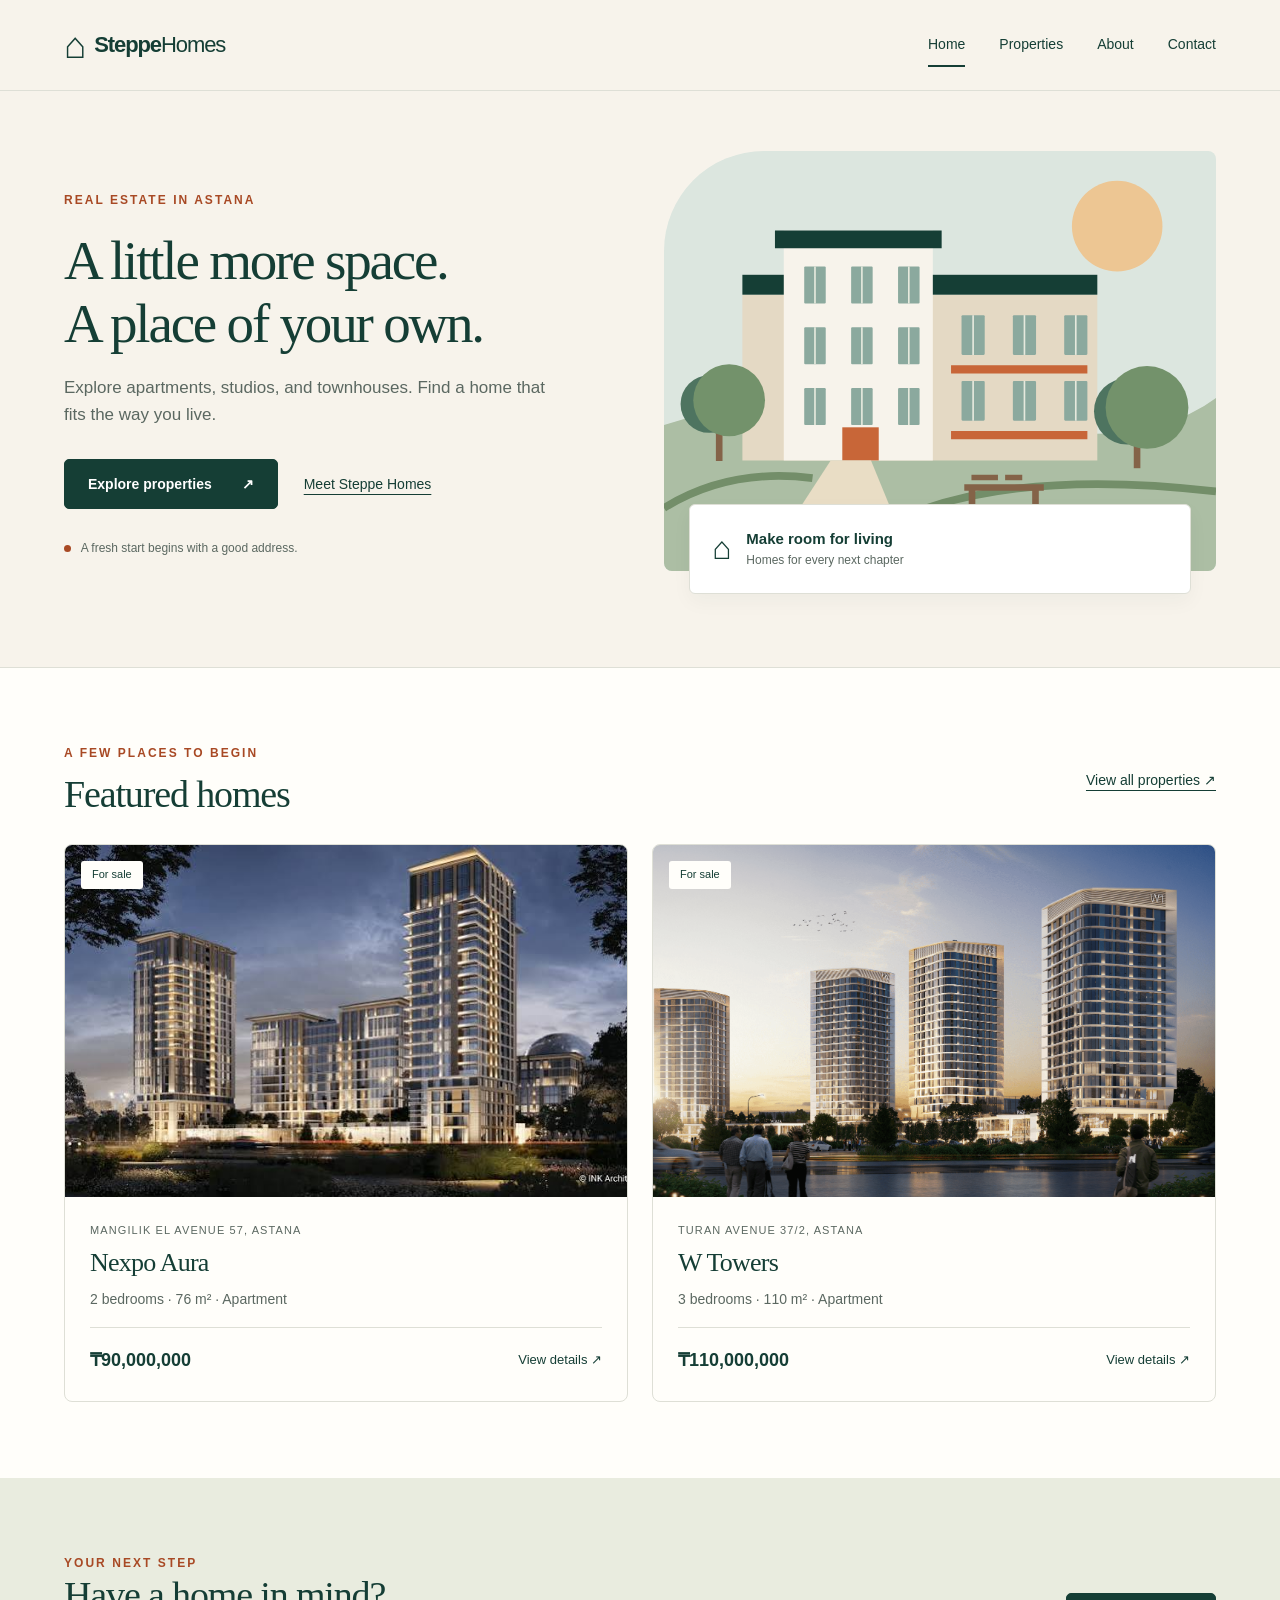
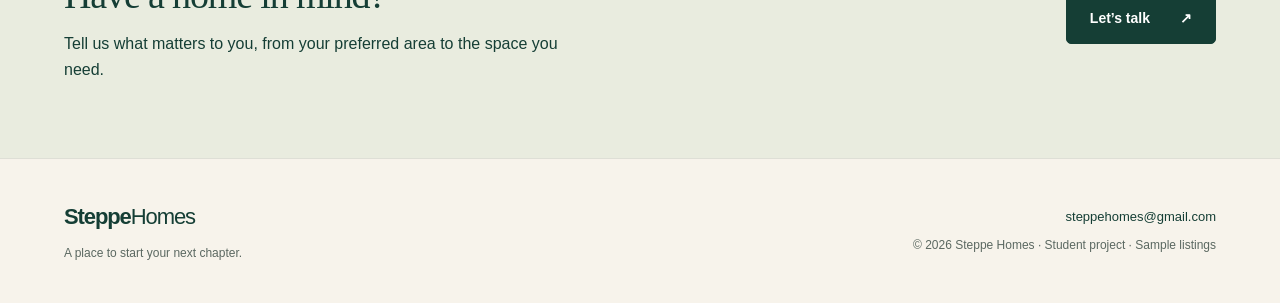
<file: SteppeHomes/index.html>
<!DOCTYPE html>
<html lang="en">
  <head>
    <meta charset="UTF-8">
    <meta name="viewport" content="width=device-width, initial-scale=1.0">
    <meta name="description" content="Explore sample homes in Astana with Steppe Homes, a student real estate website.">
    <title>Home | Steppe Homes</title>
    <link rel="icon" href="assets/hero.svg" type="image/svg+xml">
    <link rel="stylesheet" href="assets/vendor/bootstrap-grid.min.css">
    <link rel="stylesheet" href="assets/style.css">
    <script src="assets/vendor/jquery.min.js" defer></script>
    <script src="assets/script.js" defer></script>
  </head>
  <body>
    <a class="skip-link" href="#main">Skip to content</a>
    <header class="site-header">
      <div class="container header-inner">
        <a class="brand" href="index.html" aria-label="Steppe Homes home"><span class="brand-icon" aria-hidden="true">⌂</span> Steppe<span>Homes</span></a>
        <button class="nav-toggle" type="button" aria-controls="main-nav" aria-expanded="false">Menu <span aria-hidden="true">☰</span></button>
        <nav id="main-nav" class="main-nav" aria-label="Main navigation">
          <a href="index.html" class="active" aria-current="page">Home</a>
          <a href="properties.html">Properties</a>
          <a href="about.html">About</a>
          <a href="contact.html">Contact</a>
        </nav>
      </div>
    </header>
    <main id="main" tabindex="-1">
      <section class="hero section">
        <div class="container">
          <div class="row align-items-center g-5">
            <div class="col-lg-6">
              <p class="eyebrow">REAL ESTATE IN ASTANA</p>
              <h1>A little more space.<br>A place of your own.</h1>
              <p class="lead">Explore apartments, studios, and townhouses. Find a home that fits the way you live.</p>
              <div class="button-row">
                <a class="button" href="properties.html">Explore properties <span aria-hidden="true">↗</span></a>
                <a class="simple-link" href="about.html">Meet Steppe Homes</a>
              </div>
              <p class="hero-note"><span class="status-dot"></span> A fresh start begins with a good address.</p>
            </div>
            <div class="col-lg-6">
              <div class="hero-art">
                <img src="assets/hero.svg" alt="Illustrated modern homes with balconies, trees, and a garden" width="800" height="680">
                <div class="art-label">
                  <span class="label-icon" aria-hidden="true">⌂</span>
                  <div>
                    <strong>Make room for living</strong>
                    <span>Homes for every next chapter</span>
                  </div>
                </div>
              </div>
            </div>
          </div>
        </div>
      </section>
      <section class="section featured">
        <div class="container">
          <div class="section-heading">
            <div>
              <p class="eyebrow">A FEW PLACES TO BEGIN</p>
              <h2>Featured homes</h2>
            </div>
            <a class="simple-link" href="properties.html">View all properties <span aria-hidden="true">↗</span></a>
          </div>
          <div class="row g-4">
            <div class="col-md-6">
              <article class="property-card" data-type="apartment" data-price="42000000">
                <div class="property-image">
                  <img src="assets/nexpoaura.jpg" alt="Illustration of Riverside Apartment" width="640" height="480">
                  <span class="tag">For sale</span>
                </div>
                <div class="property-content">
                  <p class="location">Mangilik El Avenue 57, Astana</p>
                  <h2>Nexpo Aura</h2>
                  <p class="property-specs">2 bedrooms · 76 m² · Apartment</p>
                  <p class="property-description" hidden>A modern two-bedroom apartment with large windows, an open living area, and space for a small home office.</p>
                  <div class="property-bottom">
                    <strong>₸90,000,000</strong>
                    <button class="text-button details-button" type="button" data-property="riverside" aria-label="View details for Riverside Apartment">View details <span aria-hidden="true">↗</span></button>
                  </div>
                </div>
              </article>
            </div>
            <div class="col-md-6">
              <article class="property-card" data-type="apartment" data-price="35000000">
                <div class="property-image">
                  <img src="assets/wtowersr.png" alt="Illustration of Courtyard Apartment" width="640" height="480">
                  <span class="tag">For sale</span>
                </div>
                <div class="property-content">
                  <p class="location">Turan Avenue 37/2, Astana</p>
                  <h2>W Towers</h2>
                  <p class="property-specs">3 bedrooms · 110 m² · Apartment</p>
                  <p class="property-description" hidden>A spacious three-bedroom apartment with a large living room, a separate kitchen, and room for a family.</p>
                  <div class="property-bottom">
                    <strong>₸110,000,000</strong>
                    <button class="text-button details-button" type="button" data-property="courtyard" aria-label="View details for Courtyard Apartment">View details <span aria-hidden="true">↗</span></button>
                  </div>
                </div>
              </article>
            </div>
          </div>
        </div>
      </section>
      <section class="section section-soft">
        <div class="container">
          <div class="row g-4 align-items-center">
            <div class="col-md-6">
              <p class="eyebrow">YOUR NEXT STEP</p>
              <h2>Have a home in mind?</h2>
              <p>Tell us what matters to you, from your preferred area to the space you need.</p>
            </div>
            <div class="col-md-6 cta-action">
              <a class="button" href="contact.html">Let’s talk <span aria-hidden="true">↗</span></a>
            </div>
          </div>
        </div>
      </section>
      <dialog id="property-dialog" class="property-dialog" aria-labelledby="dialog-title">
        <button type="button" class="dialog-close" aria-label="Close property details">×</button>
        <img id="dialog-image" src="assets/nexpoaura.jpg" alt="" width="640" height="480">
        <div class="dialog-body">
          <p id="dialog-location" class="eyebrow"></p>
          <h2 id="dialog-title"></h2>
          <p id="dialog-specs"></p>
          <p id="dialog-description"></p>
          <p id="dialog-price" class="dialog-price"></p>
          <a id="dialog-contact" class="button" href="contact.html">Ask about this home <span aria-hidden="true">↗</span></a>
          <p class="small-note">Illustrative listing for a student project.</p>
        </div>
      </dialog>
    </main>
    <footer class="site-footer">
      <div class="container footer-inner">
        <div>
          <a class="brand" href="index.html">Steppe<span>Homes</span></a>
          <p>A place to start your next chapter.</p>
        </div>
        <div class="footer-note">
          <a href="mailto:hello@steppehomes.example">steppehomes@gmail.com</a>
          <p>© 2026 Steppe Homes · Student project · Sample listings</p>
        </div>
      </div>
    </footer>
  </body>
</html>
</file>
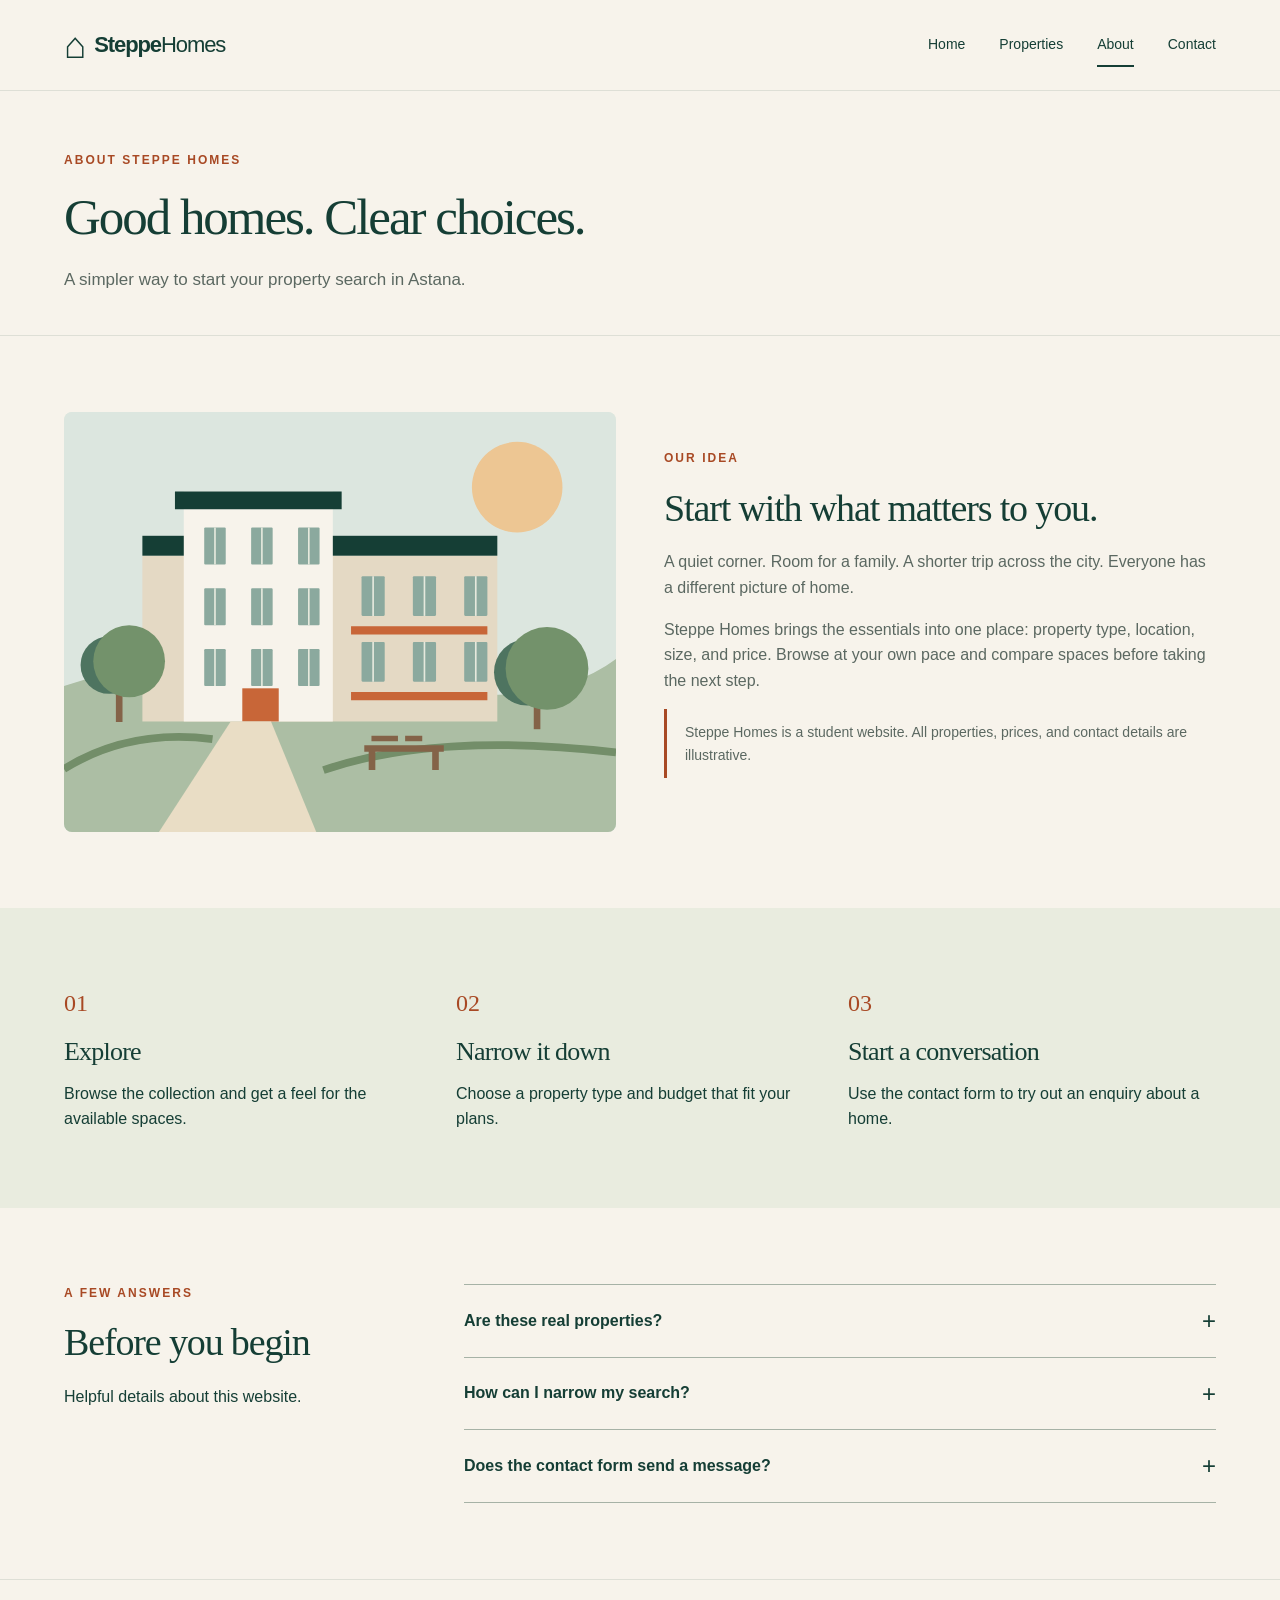
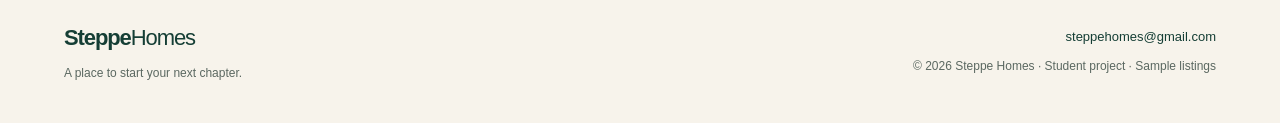
<file: SteppeHomes/about.html>
<!DOCTYPE html>
<html lang="en">
  <head>
    <meta charset="UTF-8">
    <meta name="viewport" content="width=device-width, initial-scale=1.0">
    <meta name="description" content="Explore sample homes in Astana with Steppe Homes, a student real estate website.">
    <title>About | Steppe Homes</title>
    <link rel="icon" href="assets/hero.svg" type="image/svg+xml">
    <link rel="stylesheet" href="assets/vendor/bootstrap-grid.min.css">
    <link rel="stylesheet" href="assets/style.css">
    <script src="assets/vendor/jquery.min.js" defer></script>
    <script src="assets/script.js" defer></script>
  </head>
  <body>
    <a class="skip-link" href="#main">Skip to content</a>
    <header class="site-header">
      <div class="container header-inner">
        <a class="brand" href="index.html" aria-label="Steppe Homes home"><span class="brand-icon" aria-hidden="true">⌂</span> Steppe<span>Homes</span></a>
        <button class="nav-toggle" type="button" aria-controls="main-nav" aria-expanded="false">Menu <span aria-hidden="true">☰</span></button>
        <nav id="main-nav" class="main-nav" aria-label="Main navigation">
          <a href="index.html">Home</a>
          <a href="properties.html">Properties</a>
          <a href="about.html" class="active" aria-current="page">About</a>
          <a href="contact.html">Contact</a>
        </nav>
      </div>
    </header>
    <main id="main" tabindex="-1">
      <section class="page-intro">
        <div class="container">
          <p class="eyebrow">ABOUT STEPPE HOMES</p>
          <h1>Good homes. Clear choices.</h1>
          <p class="lead">A simpler way to start your property search in Astana.</p>
        </div>
      </section>
      <section class="section story-section">
        <div class="container">
          <div class="row g-5 align-items-center">
            <div class="col-md-6">
              <img class="story-image" src="assets/hero.svg" alt="Illustration of a welcoming residential neighbourhood" width="800" height="680">
            </div>
            <div class="col-md-6">
              <p class="eyebrow">OUR IDEA</p>
              <h2>Start with what matters to you.</h2>
              <p>A quiet corner. Room for a family. A shorter trip across the city. Everyone has a different picture of home.</p>
              <p>Steppe Homes brings the essentials into one place: property type, location, size, and price. Browse at your own pace and compare spaces before taking the next step.</p>
              <p class="demo-note">Steppe Homes is a student website. All properties, prices, and contact details are illustrative.</p>
            </div>
          </div>
        </div>
      </section>
      <section class="section section-soft">
        <div class="container">
          <div class="row g-4">
            <div class="col-md-4">
              <span class="step-number">01</span>
              <h2 class="small-heading">Explore</h2>
              <p>Browse the collection and get a feel for the available spaces.</p>
            </div>
            <div class="col-md-4">
              <span class="step-number">02</span>
              <h2 class="small-heading">Narrow it down</h2>
              <p>Choose a property type and budget that fit your plans.</p>
            </div>
            <div class="col-md-4">
              <span class="step-number">03</span>
              <h2 class="small-heading">Start a conversation</h2>
              <p>Use the contact form to try out an enquiry about a home.</p>
            </div>
          </div>
        </div>
      </section>
      <section class="section">
        <div class="container">
          <div class="row g-5">
            <div class="col-md-4">
              <p class="eyebrow">A FEW ANSWERS</p>
              <h2>Before you begin</h2>
              <p>Helpful details about this website.</p>
            </div>
            <div class="col-md-8 faq-list">
              <div class="faq-item">
                <h3><button class="faq-question" type="button" aria-expanded="false" aria-controls="faq-1">Are these real properties?<span aria-hidden="true">+</span></button></h3>
                <div id="faq-1" class="faq-answer">
                  <p>No. The listings are fictional examples created for a student assignment. They are not available to buy.</p>
                </div>
              </div>
              <div class="faq-item">
                <h3><button class="faq-question" type="button" aria-expanded="false" aria-controls="faq-2">How can I narrow my search?<span aria-hidden="true">+</span></button></h3>
                <div id="faq-2" class="faq-answer">
                  <p>Open the Properties page and select a property type and maximum price. The results update immediately. Use Reset to see every listing again.</p>
                </div>
              </div>
              <div class="faq-item">
                <h3><button class="faq-question" type="button" aria-expanded="false" aria-controls="faq-3">Does the contact form send a message?<span aria-hidden="true">+</span></button></h3>
                <div id="faq-3" class="faq-answer">
                  <p>The form checks your entries and shows a confirmation on the page. This demonstration does not send or store messages.</p>
                </div>
              </div>
            </div>
          </div>
        </div>
      </section>
    </main>
    <footer class="site-footer">
      <div class="container footer-inner">
        <div>
          <a class="brand" href="index.html">Steppe<span>Homes</span></a>
          <p>A place to start your next chapter.</p>
        </div>
        <div class="footer-note">
          <a href="mailto:hello@steppehomes.example">steppehomes@gmail.com</a>
          <p>© 2026 Steppe Homes · Student project · Sample listings</p>
        </div>
      </div>
    </footer>
  </body>
</html>
</file>
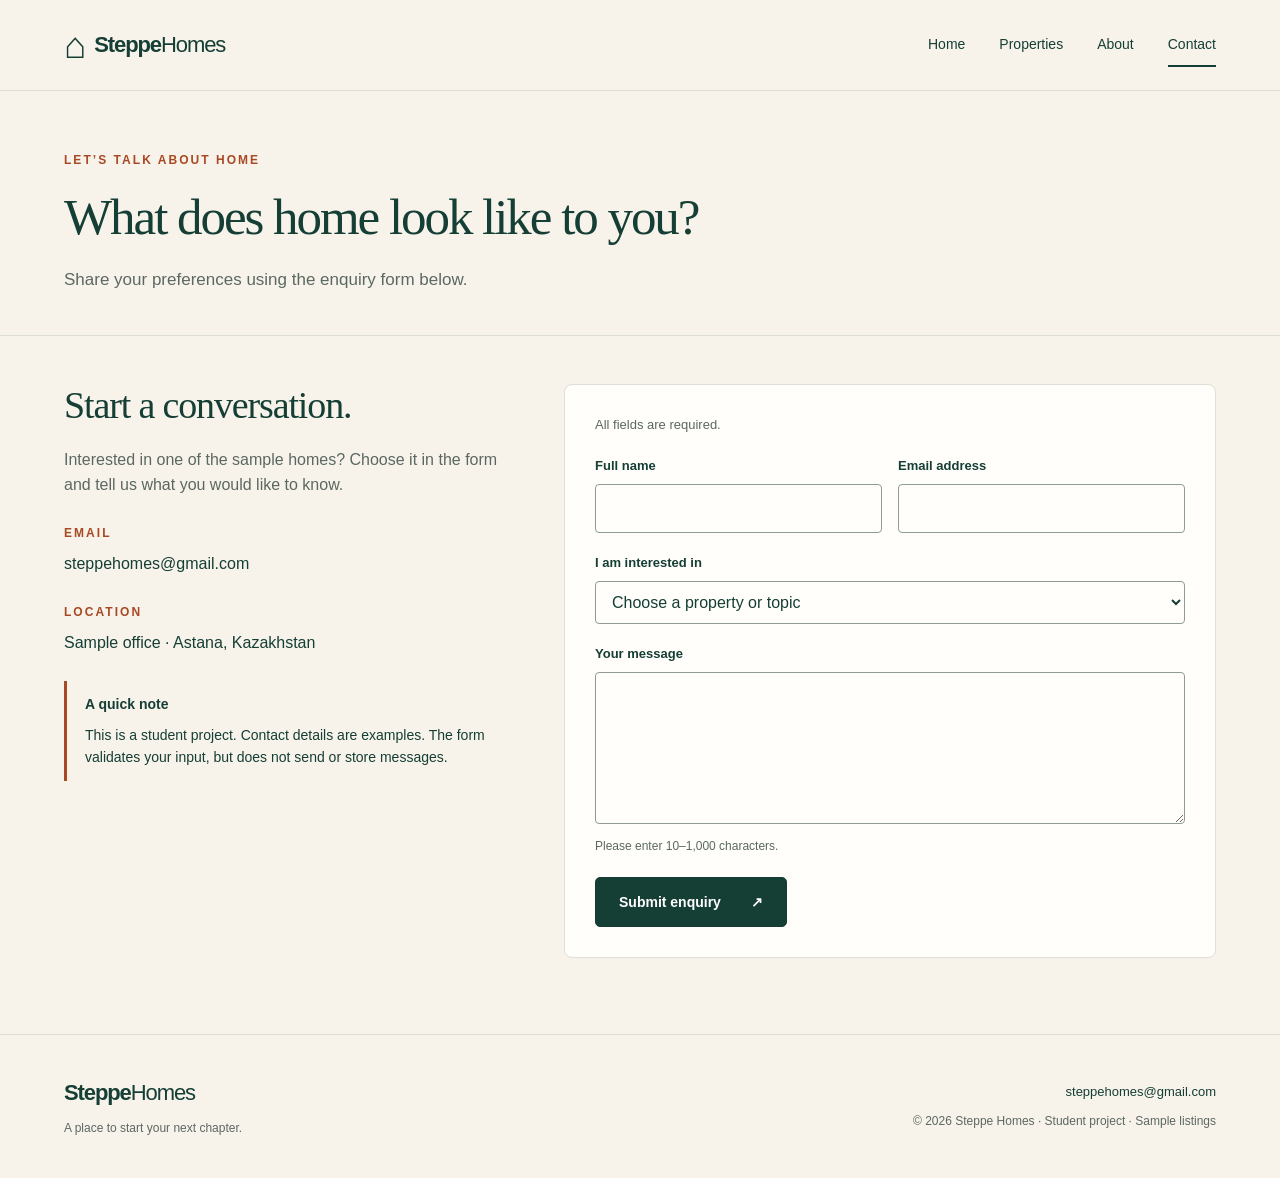
<file: SteppeHomes/contact.html>
<!DOCTYPE html>
<html lang="en">
  <head>
    <meta charset="UTF-8">
    <meta name="viewport" content="width=device-width, initial-scale=1.0">
    <meta name="description" content="Explore sample homes in Astana with Steppe Homes, a student real estate website.">
    <title>Contact | Steppe Homes</title>
    <link rel="icon" href="assets/hero.svg" type="image/svg+xml">
    <link rel="stylesheet" href="assets/vendor/bootstrap-grid.min.css">
    <link rel="stylesheet" href="assets/style.css">
    <script src="assets/vendor/jquery.min.js" defer></script>
    <script src="assets/script.js" defer></script>
  </head>
  <body>
    <a class="skip-link" href="#main">Skip to content</a>
    <header class="site-header">
      <div class="container header-inner">
        <a class="brand" href="index.html" aria-label="Steppe Homes home"><span class="brand-icon" aria-hidden="true">⌂</span> Steppe<span>Homes</span></a>
        <button class="nav-toggle" type="button" aria-controls="main-nav" aria-expanded="false">Menu <span aria-hidden="true">☰</span></button>
        <nav id="main-nav" class="main-nav" aria-label="Main navigation">
          <a href="index.html">Home</a>
          <a href="properties.html">Properties</a>
          <a href="about.html">About</a>
          <a href="contact.html" class="active" aria-current="page">Contact</a>
        </nav>
      </div>
    </header>
    <main id="main" tabindex="-1">
      <section class="page-intro">
        <div class="container">
          <p class="eyebrow">LET’S TALK ABOUT HOME</p>
          <h1>What does home look like to you?</h1>
          <p class="lead">Share your preferences using the enquiry form below.</p>
        </div>
      </section>
      <section class="section contact-section">
        <div class="container">
          <div class="row g-5">
            <div class="col-lg-5">
              <h2>Start a conversation.</h2>
              <p>Interested in one of the sample homes? Choose it in the form and tell us what you would like to know.</p>
              <div class="contact-detail">
                <span class="eyebrow">EMAIL</span>
                <a href="mailto:hello@steppehomes.example">steppehomes@gmail.com</a>
              </div>
              <div class="contact-detail">
                <span class="eyebrow">LOCATION</span>
                <p>Sample office · Astana, Kazakhstan</p>
              </div>
              <div class="demo-note">
                <strong>A quick note</strong>
                <p>This is a student project. Contact details are examples. The form validates your input, but does not send or store messages.</p>
              </div>
            </div>
            <div class="col-lg-7">
              <form id="contact-form" class="contact-form" novalidate>
                <p class="form-note">All fields are required.</p>
                <div class="row g-3">
                  <div class="col-md-6 form-field">
                    <label for="full-name">Full name</label>
                    <input id="full-name" name="name" autocomplete="name" minlength="2" maxlength="80" required aria-describedby="name-error">
                    <span class="field-error" id="name-error"></span>
                  </div>
                  <div class="col-md-6 form-field">
                    <label for="email">Email address</label>
                    <input id="email" name="email" type="email" autocomplete="email" maxlength="120" required aria-describedby="email-error">
                    <span class="field-error" id="email-error"></span>
                  </div>
                  <div class="col-12 form-field">
                    <label for="interest">I am interested in</label>
                    <select id="interest" name="interest" required aria-describedby="interest-error">
                      <option value="">Choose a property or topic</option>
                      <option value="general">General enquiry</option>
                      <option value="riverside">Nexpo Aura</option>
                      <option value="courtyard">W towers</option>
                      <option value="townhouse">Дом на Ботаническом</option>
                      <option value="skyline">Dara Residence</option>
                    </select>
                    <span class="field-error" id="interest-error"></span>
                  </div>
                  <div class="col-12 form-field">
                    <label for="message">Your message</label>
                    <textarea id="message" name="message" rows="5" minlength="10" maxlength="1000" required aria-describedby="message-help message-error"></textarea>
                    <span id="message-help" class="small-note">Please enter 10–1,000 characters.</span>
                    <span class="field-error" id="message-error"></span>
                  </div>
                  <div class="col-12">
                    <button class="button" type="submit">Submit enquiry <span aria-hidden="true">↗</span></button>
                  </div>
                </div>
                <div id="form-status" class="form-status" role="status" aria-live="polite" hidden></div>
              </form>
            </div>
          </div>
        </div>
      </section>
    </main>
    <footer class="site-footer">
      <div class="container footer-inner">
        <div>
          <a class="brand" href="index.html">Steppe<span>Homes</span></a>
          <p>A place to start your next chapter.</p>
        </div>
        <div class="footer-note">
          <a href="mailto:hello@steppehomes.example">steppehomes@gmail.com</a>
          <p>© 2026 Steppe Homes · Student project · Sample listings</p>
        </div>
      </div>
    </footer>
  </body>
</html>
</file>
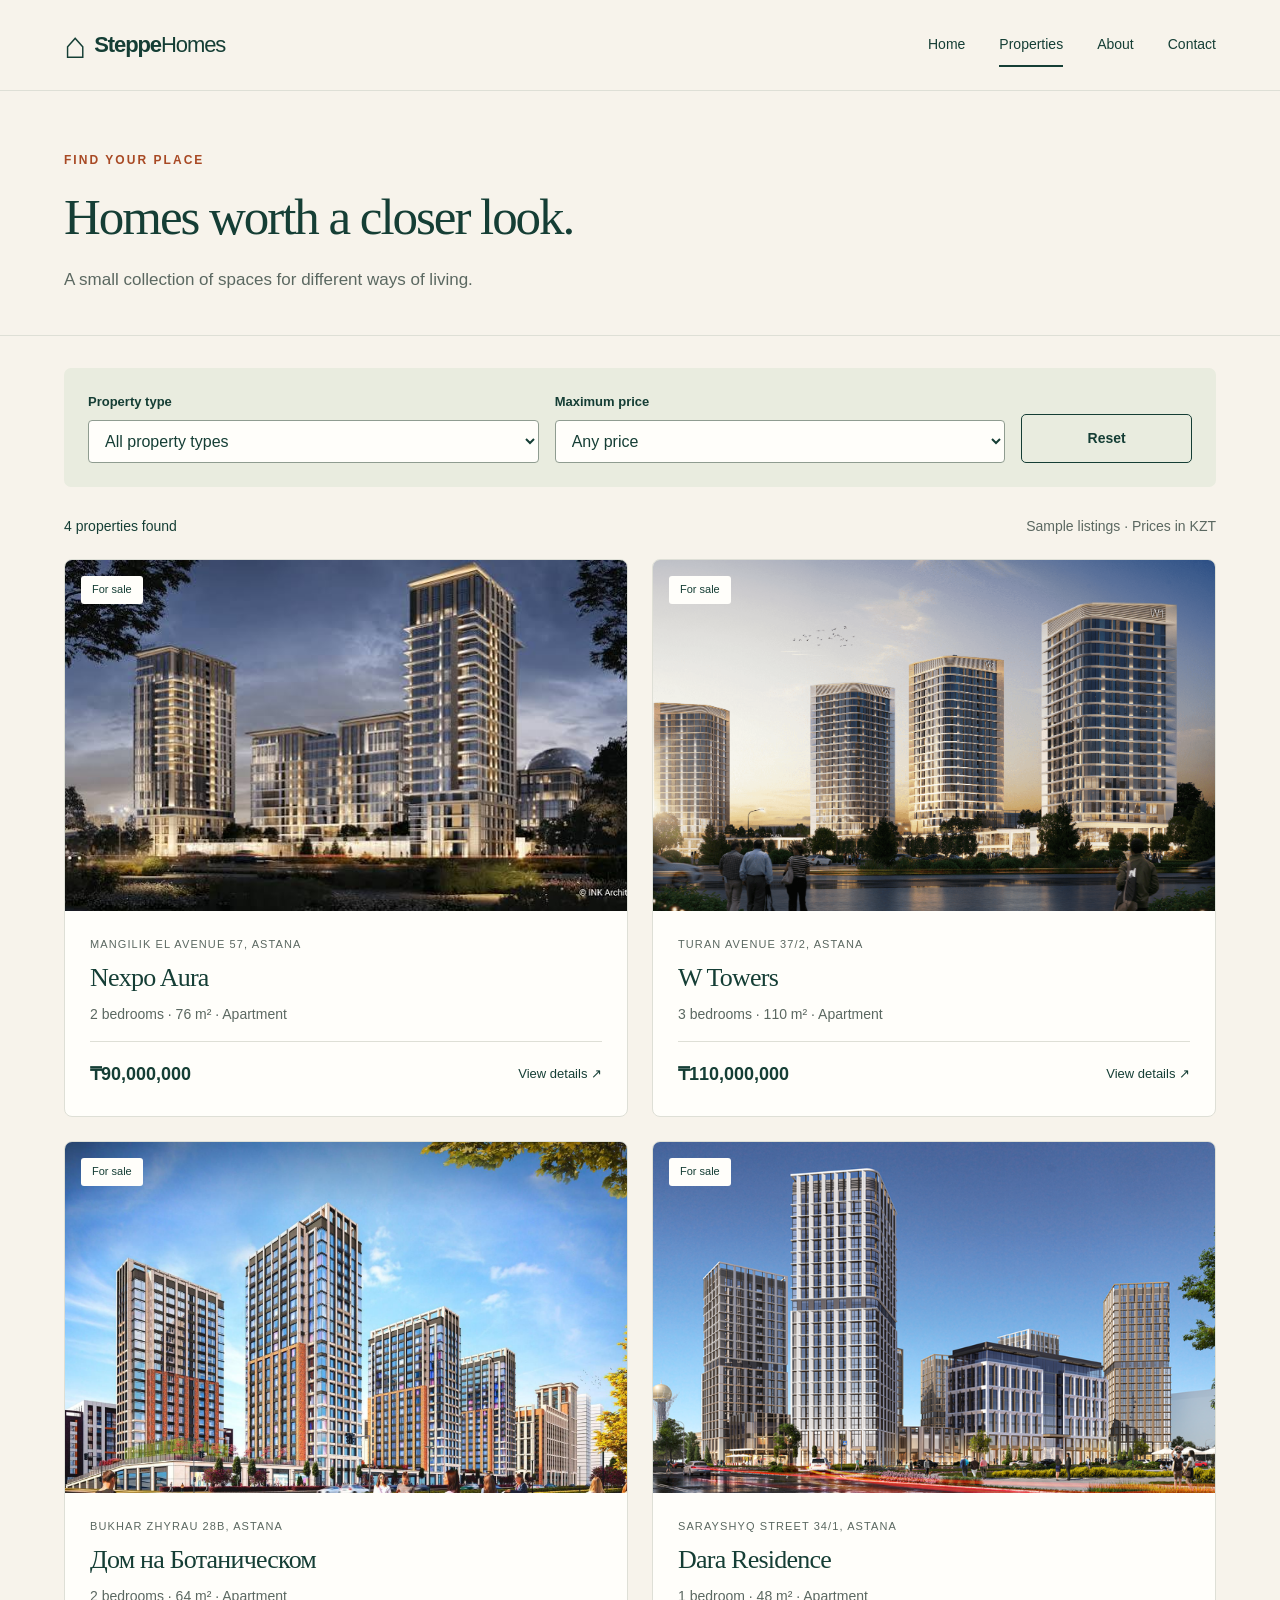
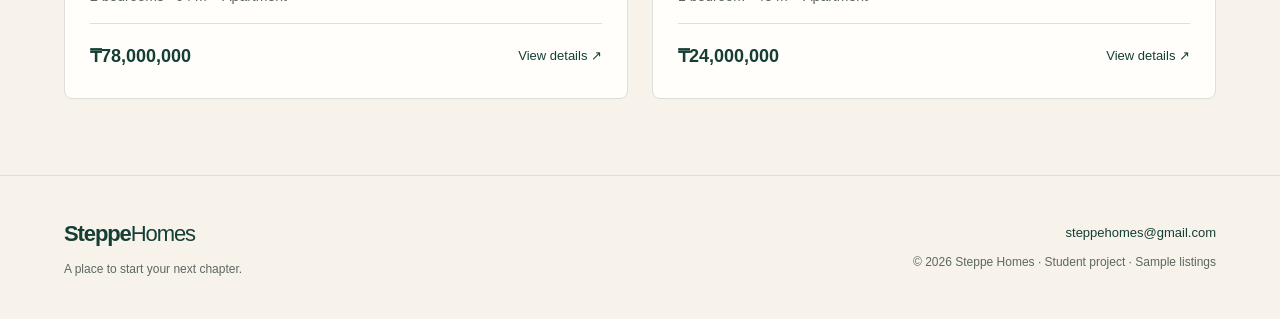
<file: SteppeHomes/properties.html>
<!DOCTYPE html>
<html lang="en">
  <head>
    <meta charset="UTF-8">
    <meta name="viewport" content="width=device-width, initial-scale=1.0">
    <meta name="description" content="Explore sample homes in Astana with Steppe Homes, a student real estate website.">
    <title>Properties | Steppe Homes</title>
    <link rel="icon" href="assets/hero.svg" type="image/svg+xml">
    <link rel="stylesheet" href="assets/vendor/bootstrap-grid.min.css">
    <link rel="stylesheet" href="assets/style.css">
    <script src="assets/vendor/jquery.min.js" defer></script>
    <script src="assets/script.js" defer></script>
  </head>
  <body>
    <a class="skip-link" href="#main">Skip to content</a>
    <header class="site-header">
      <div class="container header-inner">
        <a class="brand" href="index.html" aria-label="Steppe Homes home"><span class="brand-icon" aria-hidden="true">⌂</span> Steppe<span>Homes</span></a>
        <button class="nav-toggle" type="button" aria-controls="main-nav" aria-expanded="false">Menu <span aria-hidden="true">☰</span></button>
        <nav id="main-nav" class="main-nav" aria-label="Main navigation">
          <a href="index.html">Home</a>
          <a href="properties.html" class="active" aria-current="page">Properties</a>
          <a href="about.html">About</a>
          <a href="contact.html">Contact</a>
        </nav>
      </div>
    </header>
    <main id="main" tabindex="-1">
      <section class="page-intro">
        <div class="container">
          <p class="eyebrow">FIND YOUR PLACE</p>
          <h1>Homes worth a closer look.</h1>
          <p class="lead">A small collection of spaces for different ways of living.</p>
        </div>
      </section>
      <section class="section listings-section">
        <div class="container">
          <form id="filter-form" class="filter-bar">
            <div class="row g-3 align-items-end">
              <div class="col-md-5">
                <label for="property-type">Property type</label>
                <select id="property-type" name="type">
                  <option value="all">All property types</option>
                  <option value="apartment">Apartment</option>
                  <option value="townhouse">Penthouse</option>
                  <option value="studio">Studio</option>
                </select>
              </div>
              <div class="col-md-5">
                <label for="max-price">Maximum price</label>
                <select id="max-price" name="price">
                  <option value="all">Any price</option>
                  <option value="30000000">Up to ₸30,000,000</option>
                  <option value="40000000">Up to ₸40,000,000</option>
                  <option value="50000000">Up to ₸50,000,000</option>
                  <option value="80000000">Up to ₸80,000,000</option>
                </select>
              </div>
              <div class="col-md-2">
                <button class="button button-outline reset-button" type="reset">Reset</button>
              </div>
            </div>
          </form>
          <div class="results-heading">
            <p id="result-count" role="status" aria-live="polite">4 properties found</p>
            <p class="small-note">Sample listings · Prices in KZT</p>
          </div>
          <div class="row g-4" id="property-grid">
            <div class="col-md-6 listing-column">
              <article class="property-card" data-type="apartment" data-price="42000000">
                <div class="property-image">
                  <img src="assets/nexpoaura.jpg" alt="Illustration of Riverside Apartment" width="640" height="480">
                  <span class="tag">For sale</span>
                </div>
                <div class="property-content">
                  <p class="location">Mangilik El Avenue 57, Astana</p>
                  <h2>Nexpo Aura</h2>
                  <p class="property-specs">2 bedrooms · 76 m² · Apartment</p>
                  <p class="property-description" hidden>A modern two-bedroom apartment with large windows, an open living area, and space for a small home office.</p>
                  <div class="property-bottom">
                    <strong>₸90,000,000</strong>
                    <button class="text-button details-button" type="button" data-property="riverside" aria-label="View details for Riverside Apartment">View details <span aria-hidden="true">↗</span></button>
                  </div>
                </div>
              </article>
            </div>
            <div class="col-md-6 listing-column">
              <article class="property-card" data-type="townhouse" data-price="35000000">
                <div class="property-image">
                  <img src="assets/wtowersr.png" alt="Illustration of Courtyard Apartment" width="640" height="480">
                  <span class="tag">For sale</span> 
                </div>
                <div class="property-content">
                  <p class="location">Turan Avenue 37/2, Astana</p>
                  <h2>W Towers</h2>
                  <p class="property-specs">3 bedrooms · 110 m² · Apartment</p>
                  <p class="property-description" hidden>A spacious three-bedroom apartment with a large living room, a separate kitchen, and room for a family.</p>
                  <div class="property-bottom">
                    <strong>₸110,000,000</strong>
                    <button class="text-button details-button" type="button" data-property="courtyard" aria-label="View details for Courtyard Apartment">View details <span aria-hidden="true">↗</span></button>
                  </div>
                </div>
              </article>
            </div>
            <div class="col-md-6 listing-column">
              <article class="property-card" data-type="apartment" data-price="78000000">
                <div class="property-image">
                  <img src="assets/domnabotan.jpg" alt="Illustration of Garden Townhouse" width="640" height="480">
                  <span class="tag">For sale</span>
                </div>
                <div class="property-content">
                  <p class="location">Bukhar Zhyrau 28b, Astana</p>
                  <h2>Дом на Ботаническом</h2>
                  <p class="property-specs"> 2 bedrooms · 64 m² · Apartment</p>
                  <p class="property-description" hidden>A comfortable two-bedroom apartment with a practical layout, a separate kitchen, and a cozy living area.</p>
                  <div class="property-bottom">
                    <strong>₸78,000,000</strong>
                    <button class="text-button details-button" type="button" data-property="townhouse" aria-label="View details for Garden Townhouse">View details <span aria-hidden="true">↗</span></button>
                  </div>
                </div>
              </article>
            </div>
            <div class="col-md-6 listing-column">
              <article class="property-card" data-type="studio" data-price="24000000">
                <div class="property-image">
                  <img src="assets/dararesidence.png" alt="Illustration of Skyline Studio" width="640" height="480">
                  <span class="tag">For sale</span>
                </div>
                <div class="property-content">
                  <p class="location">Sarayshyq Street 34/1, Astana</p>
                  <h2>Dara Residence</h2>
                  <p class="property-specs">1 bedroom · 48 m² · Apartment</p>
                  <p class="property-description" hidden>A compact one-bedroom apartment with an open kitchen and living area, large windows, and space for everyday living.</p>
                  <div class="property-bottom">
                    <strong>₸24,000,000</strong>
                    <button class="text-button details-button" type="button" data-property="skyline" aria-label="View details for Skyline Studio">View details <span aria-hidden="true">↗</span></button>
                  </div>
                </div>
              </article>
            </div>
          </div>
          <div id="no-results" class="empty-state" hidden>
            <h2>No matching homes</h2>
            <p>Try a different property type or a higher budget.</p>
            <button class="button" type="button" id="clear-filters">Clear filters</button>
          </div>
        </div>
      </section>
      <dialog id="property-dialog" class="property-dialog" aria-labelledby="dialog-title">
        <button type="button" class="dialog-close" aria-label="Close property details">×</button>
        <img id="dialog-image" src="assets/nexpoaura.jpg" alt="" width="640" height="480">
        <div class="dialog-body">
          <p id="dialog-location" class="eyebrow"></p>
          <h2 id="dialog-title"></h2>
          <p id="dialog-specs"></p>
          <p id="dialog-description"></p>
          <p id="dialog-price" class="dialog-price"></p>
          <a id="dialog-contact" class="button" href="contact.html">Ask about this home <span aria-hidden="true">↗</span></a>
          <p class="small-note">Illustrative listing for a student project.</p>
        </div>
      </dialog>
    </main>
    <footer class="site-footer">
      <div class="container footer-inner">
        <div>
          <a class="brand" href="index.html">Steppe<span>Homes</span></a>
          <p>A place to start your next chapter.</p>
        </div>
        <div class="footer-note">
          <a href="mailto:hello@steppehomes.example">steppehomes@gmail.com</a>
          <p>© 2026 Steppe Homes · Student project · Sample listings</p>
        </div>
      </div>
    </footer>
  </body>
</html>
</file>
<file: SteppeHomes/assets/style.css>
* {
  box-sizing: border-box;
}

body {
  margin: 0;
  background: #f7f3eb;
  color: #153e35;
  font-family: Arial, Helvetica, sans-serif;
  line-height: 1.6;
}

a {
  color: inherit;
  text-decoration: none;
}

button, input, select, textarea {
  font: inherit;
}

button, select {
  cursor: pointer;
}

:focus-visible {
  outline: 3px solid #a84924;
  outline-offset: 4px;
}

img {
  display: block;
  max-width: 100%;
  height: auto;
}

p {
  margin: 0 0 16px;
}

h1, h2, h3 {
  font-weight: 500;
  line-height: 1.15;
  margin: 0 0 19px;
}

h1, h2 {
  font-family: Georgia, 'Times New Roman', serif;
}

h1 {
  font-size: 55px;
  letter-spacing: -.04em;
}

h2 {
  font-size: 38px;
  letter-spacing: -.03em;
}

[hidden] {
  display: none !important;
}

.container {
  max-width: 1200px;
  padding-left: 24px;
  padding-right: 24px;
}

.skip-link {
  position: fixed;
  left: 16px;
  top: -100px;
  background: white;
  padding: 12px 20px;
  z-index: 10;
}

.skip-link:focus {
  top: 10px;
}

.site-header {
  background: #f7f3eb;
  border-bottom: 1px solid #dedfd6;
}

.header-inner {
  min-height: 90px;
  display: flex;
  justify-content: space-between;
  align-items: center;
  gap: 20px;
}

.brand {
  font-size: 22px;
  font-weight: 700;
  letter-spacing: -.05em;
  display: inline-flex;
  align-items: center;
}

.brand > span:last-child {
  font-weight: 400;
}

.brand-icon {
  display: inline-flex;
  margin-right: 9px;
  font-size: 37px;
  line-height: 1;
}

.main-nav {
  display: flex;
  align-items: center;
  gap: 34px;
}

.main-nav a {
  font-size: 14px;
  padding: 10px 0;
  border-bottom: 2px solid transparent;
}

.main-nav a:hover, .main-nav a.active {
  border-color: #153e35;
}

.nav-toggle {
  display: none;
  padding: 7px 10px;
  color: #153e35;
  border: 1px solid #dedfd6;
  background: transparent;
  border-radius: 5px;
}

.section {
  padding: 76px 0;
}

.hero {
  padding-top: 60px;
  padding-bottom: 68px;
}

.eyebrow {
  display: block;
  font-size: 12px;
  font-weight: 700;
  letter-spacing: .17em;
  margin-bottom: 18px;
  color: #a84924;
}

.lead {
  color: #5b6861;
  font-size: 17px;
  max-width: 500px;
}

.button-row {
  display: flex;
  gap: 26px;
  align-items: center;
  flex-wrap: wrap;
  margin-top: 30px;
}

.button {
  display: inline-flex;
  align-items: center;
  justify-content: center;
  gap: 30px;
  background: #153e35;
  border: 1px solid #153e35;
  color: white;
  padding: 13px 23px;
  border-radius: 5px;
  font-size: 14px;
  font-weight: 600;
  transition: background .2s;
}

.button:hover {
  background: #225d50;
}

.button-outline {
  color: #153e35;
  background: transparent;
}

.button-outline:hover {
  background: #e3e8dd;
}

.simple-link {
  font-size: 14px;
  text-decoration: underline;
  text-underline-offset: 5px;
}

.simple-link:hover {
  color: #a84924;
}

.hero-note {
  font-size: 12px;
  margin: 30px 0 0;
  color: #5b6861;
}

.status-dot {
  display: inline-block;
  width: 7px;
  height: 7px;
  border-radius: 50%;
  background: #a84924;
  margin-right: 7px;
}

.hero-art {
  position: relative;
  padding-bottom: 28px;
}

.hero-art img {
  border-radius: 100px 8px 8px 8px;
  width: 100%;
}

.art-label {
  position: absolute;
  bottom: 5px;
  left: 25px;
  right: 25px;
  display: flex;
  align-items: center;
  gap: 15px;
  background: white;
  border: 1px solid #dedfd6;
  border-radius: 6px;
  padding: 18px 22px;
  box-shadow: 0 8px 20px #153e350a;
}

.art-label strong, .art-label span {
  display: block;
}

.art-label strong {
  font-size: 15px;
}

.art-label div span {
  color: #5b6861;
  font-size: 12px;
}

.label-icon {
  font-size: 32px;
}

.featured {
  background: #fffefa;
  border-top: 1px solid #dedfd6;
}

.section-heading {
  display: flex;
  justify-content: space-between;
  align-items: center;
  gap: 20px;
  margin-bottom: 28px;
}

.section-heading h2 {
  margin: 0;
}

.section-heading .eyebrow {
  margin-bottom: 10px;
}

.property-card {
  height: 100%;
  border: 1px solid #dedfd6;
  background: #fffefa;
  border-radius: 8px;
  overflow: hidden;
}

.property-image {
  position: relative;
  background: #e6e9dd;
}

.property-image img {
  width: 100%;
  aspect-ratio: 16 / 10;
  object-fit: cover;
}

.tag {
  position: absolute;
  top: 16px;
  left: 16px;
  background: #fffefa;
  color: #153e35;
  font-size: 11px;
  padding: 5px 11px;
  border-radius: 3px;
}

.property-content {
  padding: 25px;
}

.location {
  text-transform: uppercase;
  letter-spacing: .1em;
  font-size: 11px;
  color: #5b6861;
  margin-bottom: 9px;
}

.property-content h2 {
  font-size: 26px;
  margin-bottom: 10px;
}

.property-specs {
  font-size: 14px;
  color: #5b6861;
}

.property-bottom {
  display: flex;
  flex-wrap: wrap;
  align-items: center;
  justify-content: space-between;
  gap: 12px;
  border-top: 1px solid #dedfd6;
  padding-top: 16px;
}

.property-bottom strong {
  font-size: 18px;
}

.text-button {
  border: 0;
  background: transparent;
  color: #153e35;
  font-size: 13px;
  padding: 6px 0;
}

.text-button:hover {
  color: #a84924;
  text-decoration: underline;
}

.section-soft {
  background: #e9ecdf;
}

.section-soft h2 {
  margin-bottom: 14px;
}

.section-soft p {
  max-width: 500px;
  margin-bottom: 0;
}

.cta-action {
  text-align: right;
}

.site-footer {
  padding: 40px 0;
  border-top: 1px solid #dedfd6;
}

.footer-inner {
  display: flex;
  justify-content: space-between;
  gap: 28px;
  align-items: center;
}

.site-footer p {
  font-size: 12px;
  color: #5b6861;
  margin: 9px 0 0;
}

.footer-note {
  text-align: right;
  font-size: 13px;
}

.footer-note a:hover {
  text-decoration: underline;
}

.page-intro {
  padding: 60px 0 42px;
  border-bottom: 1px solid #dedfd6;
}

.page-intro h1 {
  font-size: 51px;
}

.page-intro .lead {
  max-width: 660px;
  margin-bottom: 0;
}

.listings-section {
  padding-top: 32px;
}

.filter-bar {
  padding: 24px;
  background: #e9ecdf;
  border-radius: 7px;
}

label {
  display: block;
  font-size: 13px;
  font-weight: 600;
  margin-bottom: 7px;
}

input, select, textarea {
  width: 100%;
  padding: 11px 12px;
  border: 1px solid #8f9c90;
  border-radius: 4px;
  background: #fffefa;
  color: #153e35;
}

textarea {
  resize: vertical;
  min-height: 140px;
}

.reset-button {
  width: 100%;
  padding: 12px;
}

.results-heading {
  display: flex;
  justify-content: space-between;
  align-items: center;
  gap: 12px;
  margin: 28px 0 22px;
}

.results-heading p {
  margin: 0;
  font-size: 14px;
}

.small-note {
  display: block;
  font-size: 12px;
  color: #5b6861;
}

.empty-state {
  text-align: center;
  background: #e9ecdf;
  padding: 60px 20px;
  border-radius: 7px;
}

.empty-state h2 {
  font-size: 32px;
}

.property-dialog {
  width: 92%;
  max-width: 620px;
  max-height: 90vh;
  padding: 0;
  border: none;
  border-radius: 10px;
  color: #153e35;
  background: #f7f3eb;
  overflow-y: auto;
}

.property-dialog::backdrop {
  background: #102a25b8;
}

.property-dialog img {
  width: 100%;
  aspect-ratio: 16 / 8;
  object-fit: cover;
}

.dialog-close {
  position: absolute;
  right: 14px;
  top: 14px;
  background: white;
  color: #153e35;
  width: 40px;
  height: 40px;
  border: 1px solid #dedfd6;
  border-radius: 50%;
  font-size: 26px;
  line-height: 1;
}

.dialog-body {
  padding: 28px;
}

.dialog-body .eyebrow {
  margin-bottom: 8px;
}

.dialog-body h2 {
  font-size: 32px;
  margin-bottom: 12px;
}

.dialog-price {
  font-weight: 700;
  font-size: 21px;
}

.dialog-body .small-note {
  margin: 14px 0 0;
}

body.dialog-open {
  overflow: hidden;
}

.story-image {
  width: 100%;
  border-radius: 8px;
  background: #e9ecdf;
}

.story-section p {
  color: #5b6861;
}

.story-section .eyebrow {
  color: #a84924;
}

.demo-note {
  border-left: 3px solid #a84924;
  padding: 12px 0 12px 18px;
  font-size: 14px;
}

.step-number {
  display: block;
  font-family: Georgia, serif;
  color: #a84924;
  font-size: 24px;
  margin-bottom: 15px;
}

h2.small-heading {
  font-size: 26px;
}

.faq-item {
  border-bottom: 1px solid #a6b2a6;
}

.faq-item:first-child {
  border-top: 1px solid #a6b2a6;
}

.faq-item h3 {
  margin: 0;
}

.faq-question {
  display: flex;
  align-items: center;
  justify-content: space-between;
  gap: 16px;
  width: 100%;
  text-align: left;
  background: transparent;
  color: #153e35;
  border: 0;
  padding: 22px 0;
  font-size: 16px;
  font-weight: 600;
}

.faq-question span {
  font-size: 24px;
  font-weight: 400;
}

.faq-answer {
  display: none;
}

.faq-answer p {
  color: #5b6861;
  font-size: 14px;
  padding: 0 25px 7px 0;
}

.contact-section {
  padding-top: 48px;
}

.contact-section .col-lg-5 > p {
  color: #5b6861;
}

.contact-detail {
  margin: 26px 0;
}

.contact-detail .eyebrow {
  margin-bottom: 8px;
}

.contact-detail p {
  margin: 0;
}

.contact-section .demo-note p {
  margin: 8px 0 0;
}

.contact-form {
  background: #fffefa;
  border: 1px solid #dedfd6;
  border-radius: 8px;
  padding: 30px;
}

.form-note {
  color: #5b6861;
  font-size: 13px;
  margin-bottom: 20px;
}

.form-field .small-note {
  margin-top: 6px;
}

.field-error {
  display: block;
  color: #a62e20;
  font-size: 12px;
  margin-top: 4px;
}

[aria-invalid="true"] {
  border-color: #a62e20;
}

.form-status {
  background: #e9ecdf;
  padding: 16px;
  margin-top: 20px;
  border-radius: 5px;
  font-size: 14px;
}

@media (max-width: 991px) {
  h1 {
    font-size: 42px;
  }
  h2 {
    font-size: 32px;
  }
  .page-intro h1 {
    font-size: 40px;
  }
  .hero-art {
    max-width: 600px;
    margin: 0 auto;
  }
  .section {
    padding: 52px 0;
  }
  .hero .lead {
    max-width: 600px;
  }
}

@media (max-width: 767px) {
  .header-inner {
    min-height: 76px;
    flex-wrap: wrap;
    padding-top: 14px;
    padding-bottom: 14px;
  }
  .brand {
    font-size: 21px;
  }
  .nav-toggle {
    display: inline-flex;
    gap: 12px;
    align-items: center;
  }
  .main-nav {
    display: none;
    width: 100%;
    gap: 0;
    flex-direction: column;
    align-items: stretch;
    padding-bottom: 8px;
  }
  .main-nav.is-open {
    display: flex;
  }
  .main-nav a {
    padding: 10px 5px;
  }
  .hero {
    padding-top: 38px;
  }
  .hero h1 {
    font-size: 42px;
  }
  .hero-art img {
    border-top-left-radius: 70px;
  }
  .art-label {
    left: 14px;
    right: 14px;
    padding: 14px 16px;
  }
  .section-heading {
    align-items: flex-start;
    flex-direction: column;
    gap: 18px;
  }
  .page-intro {
    padding: 38px 0 32px;
  }
  .property-content {
    padding: 21px;
  }
  .cta-action, .footer-note {
    text-align: left;
  }
  .footer-inner {
    flex-direction: column;
    align-items: flex-start;
  }
  .results-heading {
    align-items: flex-start;
    flex-direction: column;
    gap: 5px;
  }
  .filter-bar, .contact-form {
    padding: 21px;
  }
  .dialog-body {
    padding: 23px;
  }
}

@media (prefers-reduced-motion: reduce) {
  * {
    transition: none !important;
  }
}
</file>
